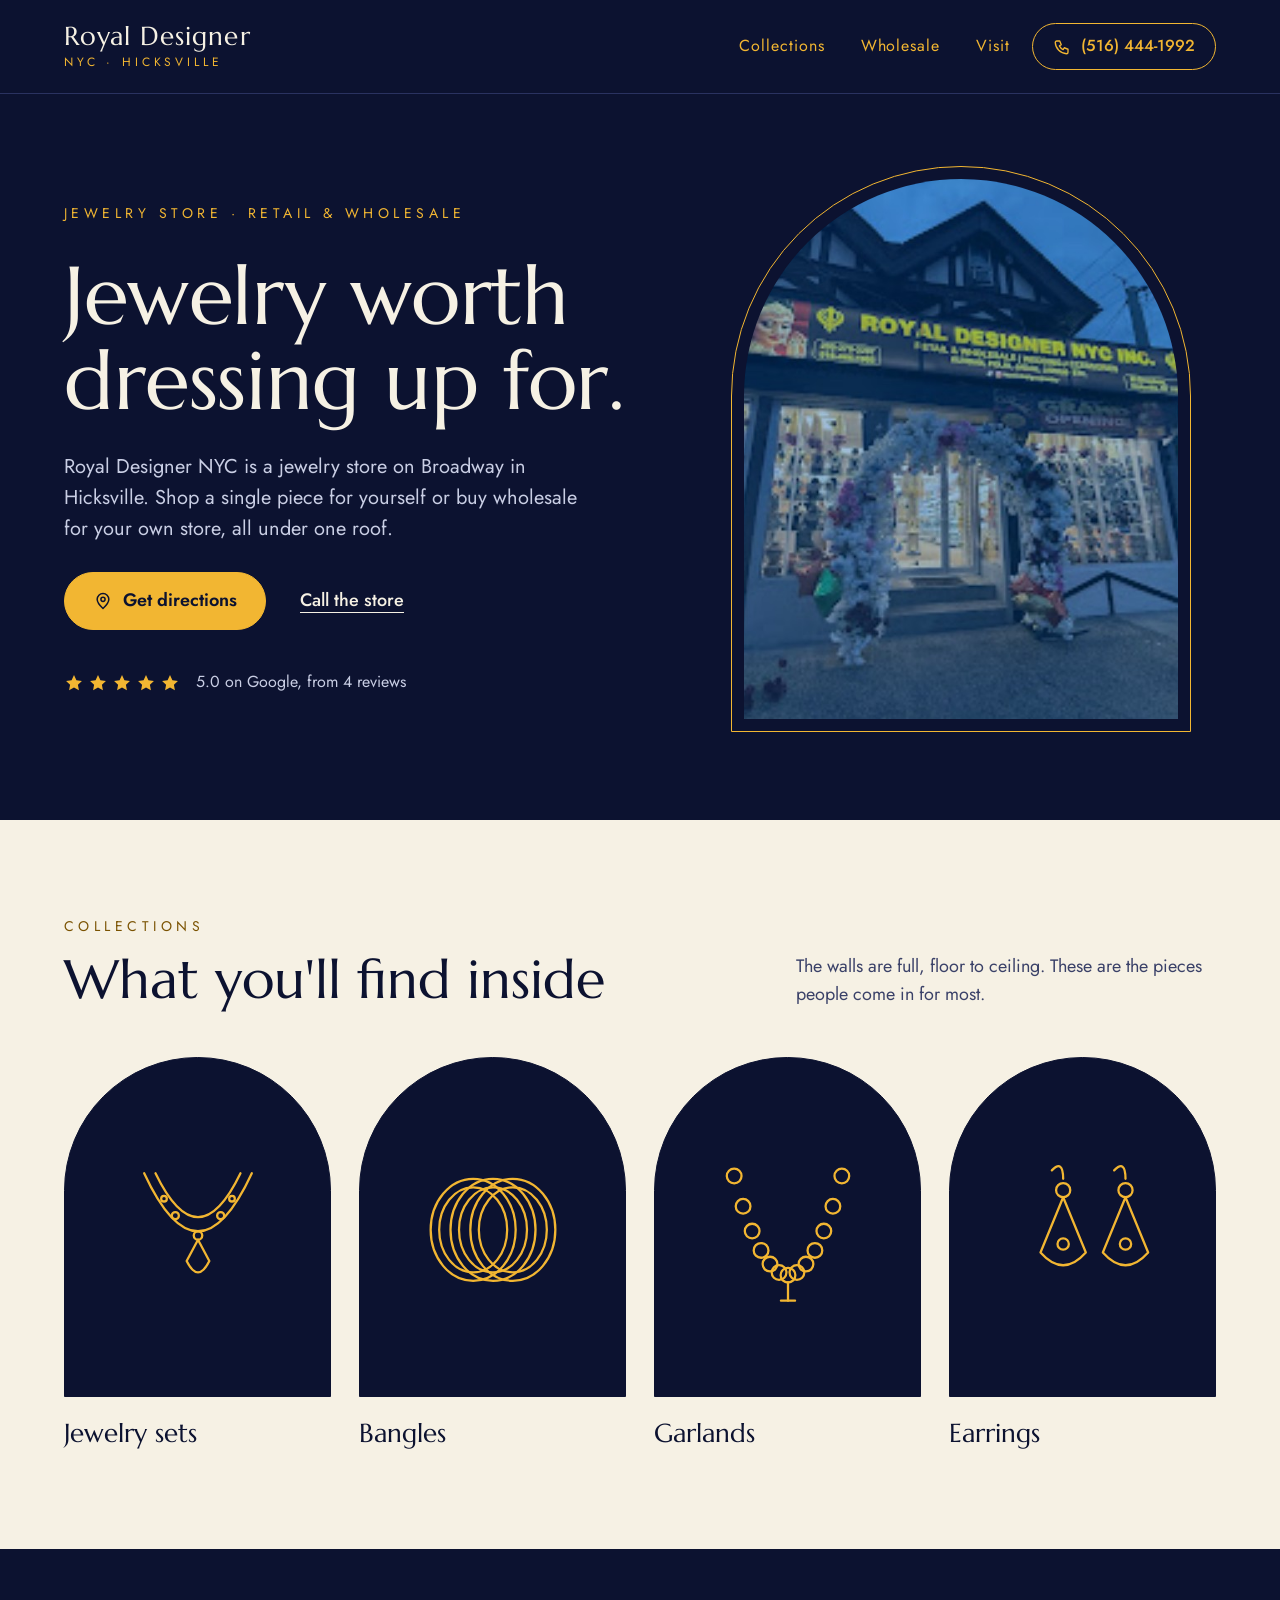
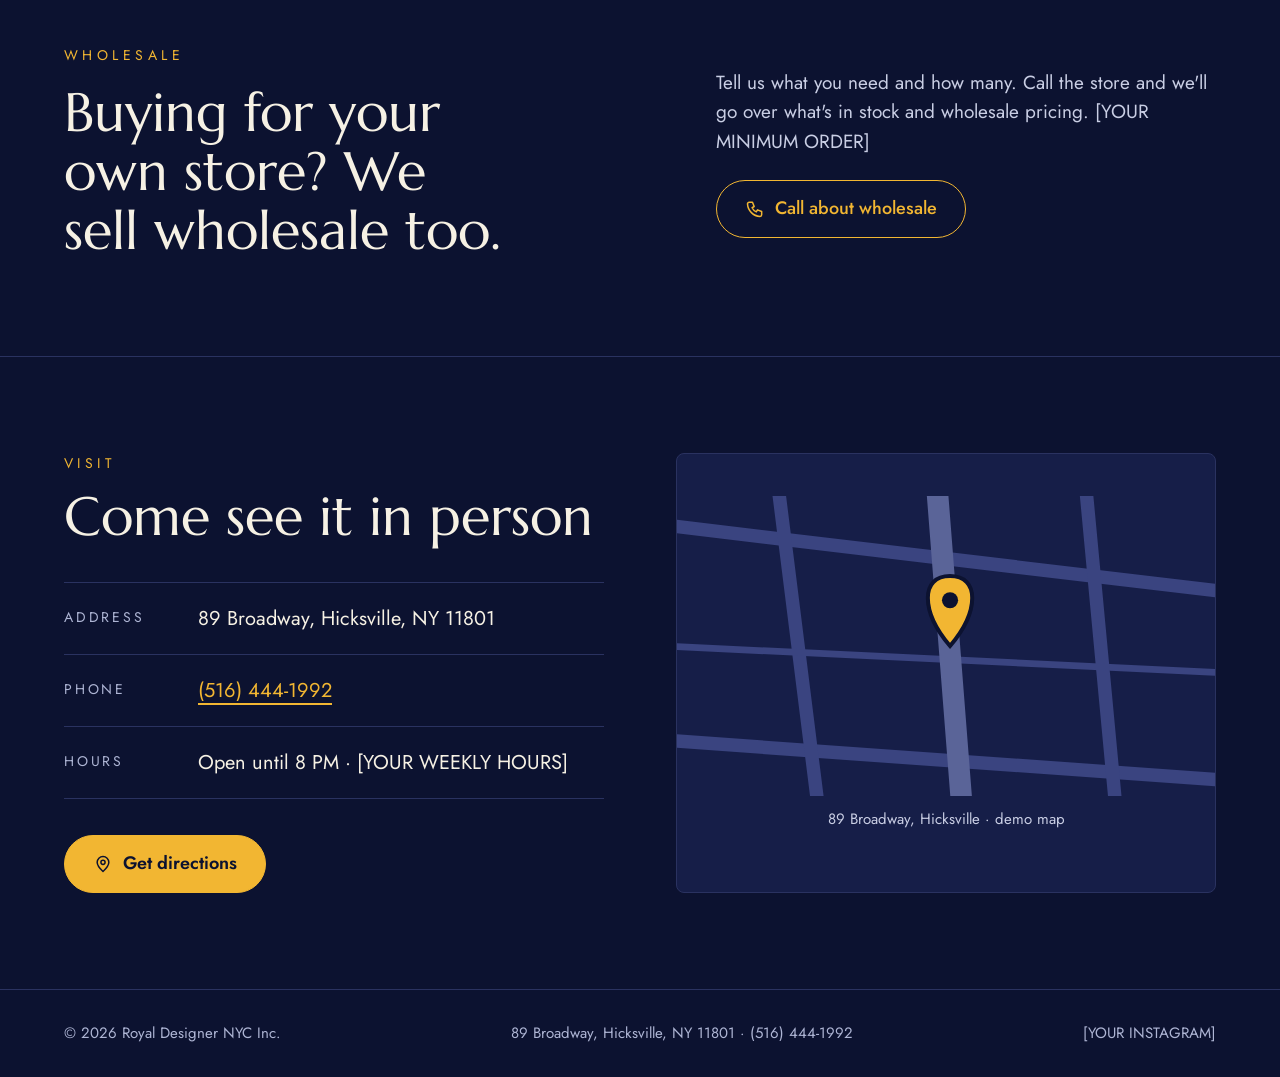
<file: index.html>
<!doctype html>
<html lang="en">
<head>
  <meta charset="utf-8">
  <meta name="viewport" content="width=device-width, initial-scale=1, viewport-fit=cover">
  <title>Royal Designer NYC — Jewelry store in Hicksville, retail and wholesale</title>
  <meta name="description" content="Royal Designer NYC is a jewelry store on Broadway in Hicksville. Shop a single piece for yourself or buy wholesale for your own store, all under one roof.">
  <meta name="theme-color" content="#0C1230">
  <meta name="color-scheme" content="dark">

  <link rel="icon" href="assets/img/favicon.svg" type="image/svg+xml">
  <link rel="preconnect" href="https://fonts.googleapis.com">
  <link rel="preconnect" href="https://fonts.gstatic.com" crossorigin>
  <link rel="stylesheet" href="https://fonts.googleapis.com/css2?family=Marcellus&family=Jost:wght@400;500;600&display=swap">
  <link rel="stylesheet" href="assets/css/styles.css">

  <!-- Motion only hides things when scripting is on. If main.js fails to load, everything is shown again. -->
  <script>document.documentElement.classList.add("js");</script>
  <script src="assets/js/main.js" defer onerror="document.documentElement.classList.remove('js')"></script>
</head>
<body>
  <a class="skip-link" href="#main">Skip to content</a>

  <!-- ================================= HEADER ================================= -->
  <header class="site-header">
    <div class="site-header__inner">
      <a class="wordmark" href="#top">
        <span class="wordmark__name">Royal Designer</span>
        <span class="wordmark__place">NYC · Hicksville</span>
      </a>
      <nav class="nav" aria-label="Main">
        <a class="nav__link" href="#collections">Collections</a>
        <a class="nav__link" href="#wholesale">Wholesale</a>
        <a class="nav__link" href="#visit">Visit</a>
        <a class="btn btn--outline btn--sm" href="tel:+15164441992">
          <svg class="icon" viewBox="0 0 24 24" aria-hidden="true" focusable="false"><path d="M5 4h4l2 5-2.500 1.500a11 11 0 0 0 5 5L15 13l5 2v4a2 2 0 0 1-2 2A16 16 0 0 1 3 6a2 2 0 0 1 2-2z"/></svg>
          <span>(516) 444-1992</span>
        </a>
      </nav>
    </div>
  </header>

  <main id="main">
    <!-- ================================= HERO ================================= -->
    <section class="hero" id="top">
      <div class="hero__copy">
        <p class="eyebrow hero__eyebrow">Jewelry store · Retail &amp; wholesale</p>
        <h1 class="hero__title">Jewelry worth dressing up for.</h1>
        <p class="hero__lede">Royal Designer NYC is a jewelry store on Broadway in Hicksville. Shop a single piece for yourself or buy wholesale for your own store, all under one roof.</p>
        <div class="hero__actions">
          <a class="btn btn--glow" href="https://www.google.com/maps/search/?api=1&amp;query=Royal+Designer+NYC+INC+89+Broadway+Hicksville+NY+11801">
            <svg class="icon" viewBox="0 0 24 24" aria-hidden="true" focusable="false"><path d="M12 21s-7-6.200-7-11a7 7 0 0 1 14 0c0 4.800-7 11-7 11z"/><circle cx="12" cy="10" r="2.500"/></svg>
            <span>Get directions</span>
          </a>
          <a class="text-link hero__call" href="tel:+15164441992">Call the store</a>
        </div>
        <div class="rating">
          <div class="rating__stars" role="img" aria-label="5 out of 5 stars">
            <svg class="rating__star" style="--i:0" viewBox="0 0 24 24" aria-hidden="true" focusable="false"><path d="M12 2.500l2.900 6.100 6.600.9-4.800 4.600 1.200 6.600L12 17.500l-5.900 3.200 1.200-6.600L2.500 9.500l6.600-.9z"/></svg>
            <svg class="rating__star" style="--i:1" viewBox="0 0 24 24" aria-hidden="true" focusable="false"><path d="M12 2.500l2.900 6.100 6.600.9-4.800 4.600 1.200 6.600L12 17.500l-5.900 3.200 1.200-6.600L2.500 9.500l6.600-.9z"/></svg>
            <svg class="rating__star" style="--i:2" viewBox="0 0 24 24" aria-hidden="true" focusable="false"><path d="M12 2.500l2.900 6.100 6.600.9-4.800 4.600 1.200 6.600L12 17.500l-5.900 3.200 1.200-6.600L2.500 9.500l6.600-.9z"/></svg>
            <svg class="rating__star" style="--i:3" viewBox="0 0 24 24" aria-hidden="true" focusable="false"><path d="M12 2.500l2.900 6.100 6.600.9-4.800 4.600 1.200 6.600L12 17.500l-5.900 3.200 1.200-6.600L2.500 9.500l6.600-.9z"/></svg>
            <svg class="rating__star" style="--i:4" viewBox="0 0 24 24" aria-hidden="true" focusable="false"><path d="M12 2.500l2.900 6.100 6.600.9-4.800 4.600 1.200 6.600L12 17.500l-5.900 3.200 1.200-6.600L2.500 9.500l6.600-.9z"/></svg>
          </div>
          <span class="rating__text">5.0 on Google, from 4 reviews</span>
        </div>
      </div>
      <div class="hero__media">
        <div class="hero__arch">
          <img class="hero__photo" src="assets/img/storefront.jpg" width="740" height="650" alt="Royal Designer NYC storefront at dusk with a flower arch at the door">
        </div>
      </div>
    </section>

    <!-- ================================= COLLECTIONS (light band) ================================= -->
    <section class="collections" id="collections">
      <div class="collections__inner">
        <div class="collections__head" data-reveal="up">
          <div class="section-head">
            <p class="eyebrow">Collections</p>
            <h2 class="section-title">What you'll find inside</h2>
          </div>
          <p class="collections__intro">The walls are full, floor to ceiling. These are the pieces people come in for most.</p>
        </div>

        <!-- Replace each illustration with an <img> inside .piece__photo when product photos are ready. -->
        <div class="collections__grid" data-stagger="80">
          <div class="piece" data-reveal="up">
            <div class="piece__photo">
              <svg class="piece__art" viewBox="0 0 120 120" role="img" aria-label="Necklace illustration"><path d="M22 22 Q60 104 98 22"/><path d="M30 22 Q60 84 90 22"/><circle cx="60" cy="66" r="3"/><path d="M60 69 L52 84 Q60 100 68 84 Z"/><circle cx="44" cy="52" r="2.500"/><circle cx="76" cy="52" r="2.500"/><circle cx="36" cy="40" r="2"/><circle cx="84" cy="40" r="2"/></svg>
            </div>
            <h3 class="piece__name">Jewelry sets</h3>
          </div>
          <div class="piece" data-reveal="up">
            <div class="piece__photo">
              <svg class="piece__art" viewBox="0 0 120 120" role="img" aria-label="Bangles illustration"><ellipse cx="46" cy="62" rx="30" ry="36"/><ellipse cx="46" cy="62" rx="24" ry="30"/><ellipse cx="60" cy="62" rx="30" ry="36"/><ellipse cx="60" cy="62" rx="24" ry="30"/><ellipse cx="74" cy="62" rx="30" ry="36"/><ellipse cx="74" cy="62" rx="24" ry="30"/></svg>
            </div>
            <h3 class="piece__name">Bangles</h3>
          </div>
          <div class="piece" data-reveal="up">
            <div class="piece__photo">
              <svg class="piece__art" viewBox="0 0 120 120" role="img" aria-label="Garland illustration"><circle cx="22" cy="24" r="5.200"/><circle cx="28.300" cy="45.400" r="5.200"/><circle cx="34.700" cy="62.900" r="5.200"/><circle cx="41" cy="76.500" r="5.200"/><circle cx="47.300" cy="86.200" r="5.200"/><circle cx="53.700" cy="92.100" r="5.200"/><circle cx="60" cy="94" r="5.200"/><circle cx="66.300" cy="92.100" r="5.200"/><circle cx="72.700" cy="86.200" r="5.200"/><circle cx="79" cy="76.500" r="5.200"/><circle cx="85.300" cy="62.900" r="5.200"/><circle cx="91.700" cy="45.400" r="5.200"/><circle cx="98" cy="24" r="5.200"/><path d="M60 99 V112"/><path d="M55 112 H65"/></svg>
            </div>
            <h3 class="piece__name">Garlands</h3>
          </div>
          <div class="piece" data-reveal="up">
            <div class="piece__photo">
              <svg class="piece__art" viewBox="0 0 120 120" role="img" aria-label="Earrings illustration"><path d="M38 20 q8 -8 8 6"/><circle cx="46" cy="34" r="5"/><path d="M46 39 L30 78 Q46 96 62 78 Z"/><circle cx="46" cy="72" r="4"/><path d="M82 20 q8 -8 8 6"/><circle cx="90" cy="34" r="5"/><path d="M90 39 L74 78 Q90 96 106 78 Z"/><circle cx="90" cy="72" r="4"/></svg>
            </div>
            <h3 class="piece__name">Earrings</h3>
          </div>
        </div>
      </div>
    </section>

    <!-- ================================= WHOLESALE ================================= -->
    <section class="wholesale" id="wholesale">
      <div class="wholesale__inner">
        <div class="section-head wholesale__head" data-reveal="up">
          <p class="eyebrow">Wholesale</p>
          <h2 class="section-title">Buying for your own store? We sell wholesale too.</h2>
        </div>
        <div class="wholesale__body" data-reveal="up">
          <p class="wholesale__text">Tell us what you need and how many. Call the store and we'll go over what's in stock and wholesale pricing. [YOUR MINIMUM ORDER]</p>
          <a class="btn btn--outline" href="tel:+15164441992">
            <svg class="icon" viewBox="0 0 24 24" aria-hidden="true" focusable="false"><path d="M5 4h4l2 5-2.500 1.500a11 11 0 0 0 5 5L15 13l5 2v4a2 2 0 0 1-2 2A16 16 0 0 1 3 6a2 2 0 0 1 2-2z"/></svg>
            <span>Call about wholesale</span>
          </a>
        </div>
      </div>
    </section>

    <!-- ================================= VISIT ================================= -->
    <section class="visit" id="visit">
      <div class="visit__inner">
        <div class="visit__info" data-reveal="up">
          <div class="section-head">
            <p class="eyebrow">Visit</p>
            <h2 class="section-title">Come see it in person</h2>
          </div>
          <dl class="details">
            <div class="details__row">
              <dt>Address</dt>
              <dd>89 Broadway, Hicksville, NY 11801</dd>
            </div>
            <div class="details__row">
              <dt>Phone</dt>
              <dd><a href="tel:+15164441992">(516) 444-1992</a></dd>
            </div>
            <div class="details__row">
              <dt>Hours</dt>
              <dd>Open until 8 PM · [YOUR WEEKLY HOURS]</dd>
            </div>
          </dl>
          <a class="btn visit__cta" href="https://www.google.com/maps/search/?api=1&amp;query=Royal+Designer+NYC+INC+89+Broadway+Hicksville+NY+11801">
            <svg class="icon" viewBox="0 0 24 24" aria-hidden="true" focusable="false"><path d="M12 21s-7-6.200-7-11a7 7 0 0 1 14 0c0 4.800-7 11-7 11z"/><circle cx="12" cy="10" r="2.500"/></svg>
            <span>Get directions</span>
          </a>
        </div>

        <!-- Placeholder drawing. Replace with a real map embed or a static map image before launch. -->
        <div class="map" data-reveal="up">
          <svg class="map__art" viewBox="0 0 400 300" preserveAspectRatio="xMidYMid slice" aria-hidden="true" focusable="false"><path d="M-10 60 L410 110"/><path d="M-10 220 L410 250"/><path d="M70 -10 L110 310"/><path d="M300 -10 L330 310"/><path class="map__lane" d="M-10 150 L410 170"/><path class="map__main" d="M190 -10 L215 310"/><path class="map__pin" d="M203 150 c-22 -26 -22 -52 0 -52 c22 0 22 26 0 52 z"/><circle class="map__dot" cx="203" cy="116" r="6"/></svg>
          <span class="map__caption">89 Broadway, Hicksville · demo map</span>
        </div>
      </div>
    </section>
  </main>

  <!-- ================================= FOOTER ================================= -->
  <footer class="site-footer">
    <div class="site-footer__inner">
      <span>© 2026 Royal Designer NYC Inc.</span>
      <span>89 Broadway, Hicksville, NY 11801 · (516) 444-1992</span>
      <span>[YOUR INSTAGRAM]</span>
    </div>
  </footer>
</body>
</html>
</file>
<file: assets/css/styles.css>
/* =========================================================================
   Royal Designer NYC home page
   Midnight navy ground, cream text, one gold accent.
   Type: Marcellus (headings), Jost (everything else)

   Motion lives at the bottom of this file. It uses transform and opacity
   (plus one clip-path wipe on the hero arch and a soft glow on the main
   button), only hides things when the <html> element has the "js" class,
   and falls back to plain 150 ms fades under prefers-reduced-motion.
   ========================================================================= */

:root {
  --navy: #0C1230;
  --navy-2: #161E48;
  --line: #2A3260;
  --map-road: #3A4480;
  --map-road-main: #5A6498;
  --cream: #F6F1E4;
  --cream-dim: #C9CEE4;
  --muted: #AEB5D4;
  --gold: #F2B632;
  --gold-hi: #FFD466;
  --band-accent: #7A5200;
  --band-dim: #3A4168;

  --font: "Jost", "Avenir Next", "Segoe UI", sans-serif;
  --font-display: "Marcellus", "Times New Roman", serif;
  --maxw: 1200px;
  --gutter: 24px;
  --arch: 999px 999px 0 0;
  --ease-out: cubic-bezier(.16, 1, .3, 1);
  --ease-in-out: cubic-bezier(.76, 0, .24, 1);
}

*, *::before, *::after { box-sizing: border-box; }
html { -webkit-text-size-adjust: 100%; scroll-behavior: smooth; }
@media (prefers-reduced-motion: reduce) { html { scroll-behavior: auto; } }

body {
  margin: 0;
  background: var(--navy);
  color: var(--cream);
  font-family: var(--font);
  font-size: 18px;
  line-height: 1.55;
  overflow-x: clip;
}

a { color: var(--gold); }
a:hover { color: var(--gold-hi); }
a:focus-visible, button:focus-visible {
  outline: 3px solid var(--gold-hi); outline-offset: 3px;
}
[hidden] { display: none !important; }

.skip-link {
  position: fixed; left: 16px; top: -60px; z-index: 100; padding: 10px 16px;
  background: var(--cream); color: var(--navy); text-decoration: none; font-weight: 600;
  transition: top .2s;
}
.skip-link:focus { top: 16px; color: var(--navy); }

.eyebrow {
  margin: 0;
  font-size: 14px; letter-spacing: .32em; text-transform: uppercase; color: var(--gold);
}
.section-head { display: flex; flex-direction: column; gap: 12px; }
.section-title {
  margin: 0;
  font-family: var(--font-display); font-weight: 400;
  font-size: clamp(34px, 4.2vw, 54px);
  line-height: 1.1; text-wrap: balance;
}

.text-link { font-weight: 500; text-underline-offset: 6px; }
.icon {
  flex: none; width: 20px; height: 20px;
  fill: none; stroke: currentColor; stroke-width: 1.8; stroke-linecap: round; stroke-linejoin: round;
}

/* ---------------------------------------------------------------- Buttons */
.btn {
  display: inline-flex; align-items: center; gap: 10px;
  min-height: 52px; padding: 14px 28px;
  border: 1px solid var(--gold); border-radius: 999px;
  background: var(--gold); color: var(--navy);
  font: inherit; font-size: 18px; font-weight: 600; text-decoration: none;
  cursor: pointer;
}
.btn:hover { color: var(--navy); }
.btn--outline { background: transparent; color: var(--gold); font-weight: 500; }
.btn--outline:hover { color: var(--gold); }
.btn--sm { min-height: 44px; padding: 10px 20px; font-size: 16px; }
.btn--sm .icon { width: 18px; height: 18px; }

/* ---------------------------------------------------------------- Header */
.site-header { border-bottom: 1px solid var(--line); }
.site-header__inner {
  max-width: var(--maxw); margin: 0 auto; padding: 16px var(--gutter);
  display: flex; flex-wrap: wrap; align-items: center; justify-content: space-between; gap: 12px 32px;
}
.wordmark {
  display: flex; flex-direction: column; gap: 2px; padding: 6px 0;
  text-decoration: none; color: var(--cream);
}
.wordmark:hover { color: var(--cream); }
.wordmark__name { font-family: var(--font-display); font-size: 26px; letter-spacing: .04em; line-height: 1.1; }
.wordmark__place { font-size: 12px; letter-spacing: .32em; text-transform: uppercase; color: var(--gold); }
.nav { display: flex; flex-wrap: wrap; align-items: center; gap: 4px 8px; }
.nav__link { padding: 12px 14px; text-decoration: none; font-size: 16px; letter-spacing: .06em; }

/* ---------------------------------------------------------------- Hero */
.hero {
  max-width: var(--maxw); margin: 0 auto; padding: 72px var(--gutter) 88px;
  display: flex; flex-wrap: wrap; align-items: center; gap: 56px 72px;
}
.hero__copy { flex: 1 1 440px; min-width: 0; display: flex; flex-direction: column; gap: 28px; }
.hero__title {
  margin: 0;
  font-family: var(--font-display); font-weight: 400;
  font-size: clamp(44px, 6.4vw, 84px);
  line-height: 1.04; letter-spacing: -.005em; text-wrap: balance;
}
.hero__lede { margin: 0; max-width: 520px; font-size: 20px; color: var(--cream-dim); text-wrap: pretty; }
.hero__actions { display: flex; flex-wrap: wrap; align-items: center; gap: 14px; }
.hero__call {
  display: inline-flex; align-items: center; min-height: 52px; padding: 14px 20px;
  color: var(--cream); font-size: 18px;
}
.rating { display: flex; flex-wrap: wrap; align-items: center; gap: 12px 16px; padding-top: 12px; }
.rating__stars { display: flex; gap: 4px; color: var(--gold); }
.rating__star { width: 20px; height: 20px; fill: currentColor; }
.rating__text { font-size: 16px; color: var(--cream-dim); }

.hero__media { flex: 1 1 380px; min-width: 0; display: flex; justify-content: center; }
.hero__arch {
  width: 100%; max-width: 460px; padding: 12px;
  border: 1px solid var(--gold); border-radius: var(--arch);
}
.hero__photo {
  display: block; width: 100%; height: 540px;
  object-fit: cover; object-position: 52% 50%;
  border-radius: var(--arch);
}

/* ---------------------------------------------------------------- Collections (light band) */
.collections { background: var(--cream); color: var(--navy); }
.collections__inner {
  max-width: var(--maxw); margin: 0 auto; padding: 96px var(--gutter);
  display: flex; flex-direction: column; gap: 48px;
}
.collections__head { display: flex; flex-wrap: wrap; align-items: flex-end; justify-content: space-between; gap: 16px 48px; }
.collections .eyebrow { color: var(--band-accent); }
.collections__intro { margin: 0; max-width: 420px; color: var(--band-dim); text-wrap: pretty; }
.collections__grid { display: grid; grid-template-columns: repeat(auto-fit, minmax(min(240px, 100%), 1fr)); gap: 28px; }

.piece { display: flex; flex-direction: column; gap: 16px; }
.piece__photo {
  min-height: 340px; padding: 24px; overflow: hidden;
  display: flex; align-items: center; justify-content: center; text-align: center;
  background: var(--navy); border: 1px solid var(--navy); border-radius: var(--arch);
}
.piece__photo img { width: 100%; height: 100%; object-fit: cover; }
.piece__art {
  width: 170px; height: 170px;
  fill: none; stroke: var(--gold); stroke-width: 1.6; stroke-linecap: round; stroke-linejoin: round;
}
.piece__name { margin: 0; font-family: var(--font-display); font-weight: 400; font-size: 26px; }

/* ---------------------------------------------------------------- Wholesale */
.wholesale { border-bottom: 1px solid var(--line); }
.wholesale__inner {
  max-width: var(--maxw); margin: 0 auto; padding: 96px var(--gutter);
  display: flex; flex-wrap: wrap; align-items: center; gap: 40px 72px;
}
.wholesale__head { flex: 1 1 440px; min-width: 0; gap: 16px; }
.wholesale__body { flex: 1 1 360px; min-width: 0; display: flex; flex-direction: column; align-items: flex-start; gap: 24px; }
.wholesale__text { margin: 0; font-size: 19px; color: var(--cream-dim); text-wrap: pretty; }

/* ---------------------------------------------------------------- Visit */
.visit__inner {
  max-width: var(--maxw); margin: 0 auto; padding: 96px var(--gutter);
  display: flex; flex-wrap: wrap; gap: 48px 72px;
}
.visit__info { flex: 1 1 400px; min-width: 0; display: flex; flex-direction: column; gap: 36px; }
.visit__cta { align-self: flex-start; }

.details { margin: 0; display: flex; flex-direction: column; border-bottom: 1px solid var(--line); }
.details__row { display: flex; flex-wrap: wrap; gap: 4px 24px; padding: 20px 0; border-top: 1px solid var(--line); }
.details dt {
  flex: 0 0 110px; padding-top: 4px;
  font-size: 14px; letter-spacing: .2em; text-transform: uppercase; color: var(--muted);
}
.details dd { flex: 1 1 220px; margin: 0; font-size: 20px; }
.details a { text-underline-offset: 6px; }

.map {
  flex: 1 1 400px; min-width: 0; min-height: 420px; overflow: hidden;
  display: flex; flex-direction: column; align-items: center; justify-content: center; gap: 12px;
  padding-bottom: 20px; text-align: center;
  background: var(--navy-2); border: 1px solid var(--line); border-radius: 8px;
}
.map__art { width: 100%; height: 300px; fill: none; stroke: var(--map-road); stroke-width: 10; stroke-linecap: round; }
.map__lane { stroke-width: 5; }
.map__main { stroke: var(--map-road-main); stroke-width: 16; }
.map__pin { fill: var(--gold); stroke: var(--navy); stroke-width: 3; }
.map__dot { fill: var(--navy); stroke: none; }
.map__caption { font-size: 15px; color: var(--cream-dim); }

/* ---------------------------------------------------------------- Footer */
.site-footer { border-top: 1px solid var(--line); color: var(--muted); font-size: 15px; }
.site-footer__inner {
  max-width: var(--maxw); margin: 0 auto; padding: 32px var(--gutter);
  display: flex; flex-wrap: wrap; align-items: center; justify-content: space-between; gap: 12px 32px;
}

/* =========================================================================
   Motion
   ========================================================================= */
@keyframes fade-in { from { opacity: 0; } }
@keyframes rise-22 { from { opacity: 0; transform: translateY(22px); } }
@keyframes arch-wipe {
  from { clip-path: inset(100% 0 0 0); transform: translateY(24px); }
  to { clip-path: inset(0 0 0 0); transform: none; }
}
@keyframes star-pop { from { opacity: 0; transform: scale(.3) rotate(-30deg); } }
@keyframes glow {
  0%, 100% { box-shadow: 0 0 0 0 rgba(242, 182, 50, 0); }
  50% { box-shadow: 0 0 0 10px rgba(242, 182, 50, .16); }
}

.nav__link { transition: color .2s ease; }
.btn { transition: filter .2s ease, background-color .2s ease; }
.btn:hover { filter: brightness(1.08); }
.piece__photo { transition: border-color .3s ease; }
.piece:hover .piece__photo { border-color: var(--gold); }

@media (prefers-reduced-motion: no-preference) {
  /* ---- 1. Hero load sequence (CSS only, so it plays without scripting) ---- */
  .hero__eyebrow { animation: rise-22 .9s var(--ease-out) .05s both; }
  .hero__title { animation: rise-22 .9s var(--ease-out) .15s both; }
  .hero__lede { animation: rise-22 .9s var(--ease-out) .3s both; }
  .hero__call { animation: rise-22 .9s var(--ease-out) .55s both; }
  .rating__star { animation: star-pop .5s var(--ease-out) calc(.8s + var(--i) * .1s) both; }
  .rating__text { animation: rise-22 .9s var(--ease-out) 1.25s both; }
  .hero__arch { animation: arch-wipe 1.3s var(--ease-in-out) .15s both; }
  /* The main button rises with the rest, then keeps a slow gold pulse. */
  .btn--glow { animation: rise-22 .9s var(--ease-out) .45s both, glow 2.8s ease-in-out 1.6s infinite; }

  /* ---- 2. Buttons ---- */
  .btn { transition: transform .2s ease, filter .2s ease, background-color .2s ease; }
  .btn:hover { transform: translateY(-2px); }
  .btn:active { transform: translateY(0); }

  /* ---- 3. Collection cards: the arch lifts ---- */
  .piece__photo { transition: transform .45s var(--ease-out), border-color .3s ease; }
  .piece:hover .piece__photo { transform: translateY(-8px); }

  /* ---- Scroll reveals (main.js adds .is-in once, at 20% visible; --d is the stagger delay) ---- */
  .js [data-reveal="up"]:not(.is-in) { opacity: 0; }
  .js [data-reveal="up"].is-in { animation: rise-22 .9s var(--ease-out) var(--d, 0ms) both; }
}

/* Reduced motion: no movement anywhere, only short fades. */
@media (prefers-reduced-motion: reduce) {
  .js [data-reveal]:not(.is-in) { opacity: 0; }
  .js [data-reveal].is-in { animation: fade-in .15s linear both; }
  .nav__link, .btn, .piece__photo { transition-duration: .15s; }
}
</file>
